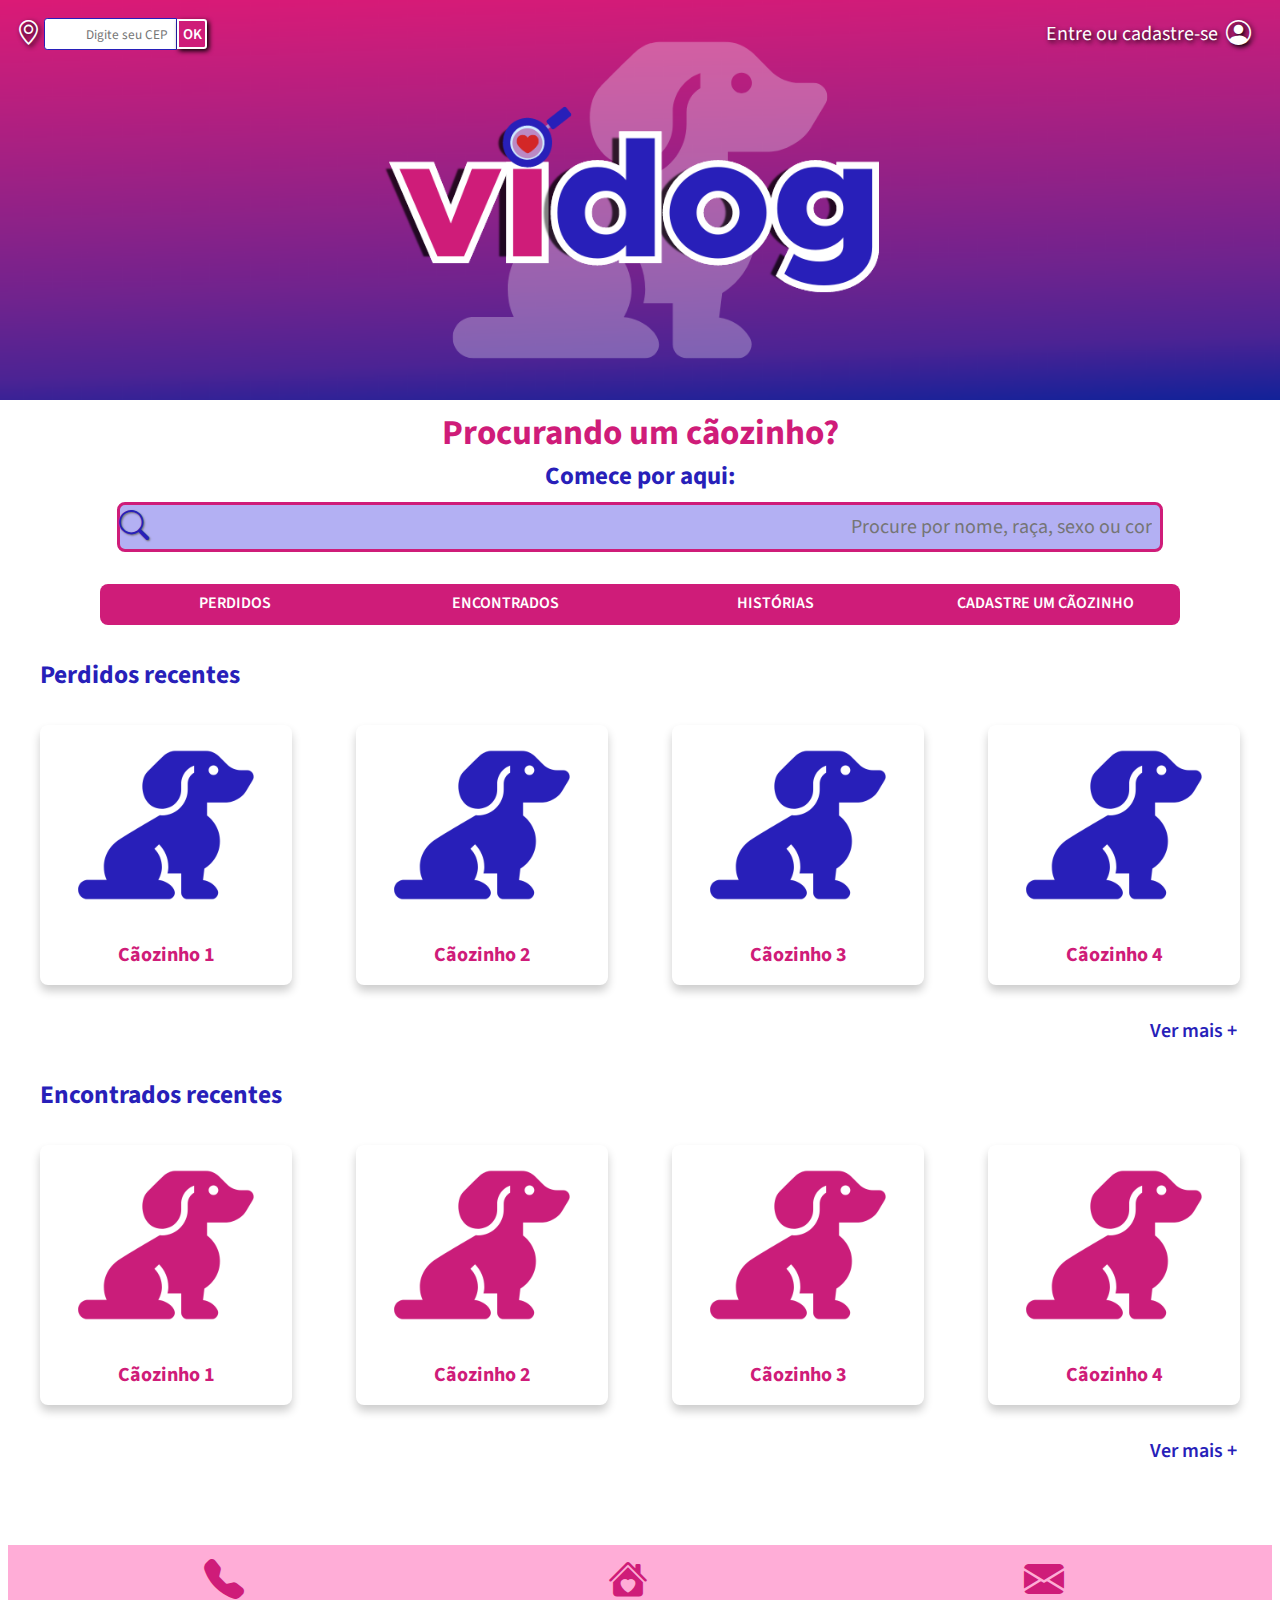
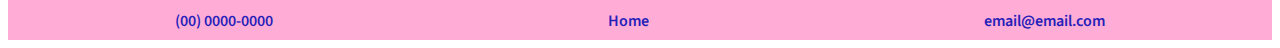
<file: index.html>
<!DOCTYPE html>
<html lang="pt-BR">

<head>
  <meta charset="UTF-8">
  <meta http-equiv="X-UA-Compatible" content="IE=edge">
  <meta name="viewport" content="width=device-width, initial-scale=1.0">
  <link rel="stylesheet" href="https://cdn.jsdelivr.net/npm/bootstrap-icons@1.10.3/font/bootstrap-icons.css">
  <link rel="stylesheet" href="./css/padrao.css">
  <link rel="stylesheet" href="./css/home.css">
  <link rel="stylesheet" href="./css/login.css">
  <link rel="stylesheet" href="./css/historias.css">
  <title>Home</title>
</head>

<body>
  <header class="cabecalho">
    <nav class="menu">
      <ul class="ul-menu">
        <li id="icone-localizacao">
          <i class="bi bi-geo-alt"></i>
          <input id="cep" type="text" placeholder="Digite seu CEP">
          <p class="localizacao"></p>
          <button id="botao-localizacao" onclick="consultaEndereco()">OK</button>
        </li>
        <a href="login.html" id="link-perfil">
          <li id="icone-perfil">
            <p class="login-perfil">Entre ou cadastre-se</p>
            <i class="bi bi-person-circle"></i>
          </li>
        </a>
      </ul>
    </nav>
  </header>

  <main>
    <section id="mensagem-inicial">
      <h2 id="nome-site">Procurando um cãozinho?</h2>
      <h3 id="mensagem">Comece por aqui:</h3>
      <section>

        <section id="input">
          <i class="bi bi-search"></i>
          <input id="input-text" type="text" placeholder="Procure por nome, raça, sexo ou cor">
        </section>

        <section id="categorias">
          <ul id="ul-categoria">
            <a href="perdidos.html" class="categoria">
              <li id="perdidos" class="li-categoria">PERDIDOS</li>
            </a>
            <a href="encontrados.html" class="categoria">
              <li class="li-categoria">ENCONTRADOS</li>
            </a>
            <a href="historias.html" class="categoria">
              <li class="li-categoria">HISTÓRIAS</li>
            </a>
            <a href="./cadastro-animal.html" class="categoria">
              <li id="cadastro-caozinho" class="li-categoria">CADASTRE UM CÃOZINHO</li>
            </a>
          </ul>
        </section>

        <div class="perdidos-encontrados">
          <h2>Perdidos recentes</h2>
        </div>
        <section id="cards-animais">
          <div class="card-animal">
            <img src="./img/doguinho1.png" alt="Imagem exemplo">
            <h3 class="nome-do-animal">Cãozinho 1</h3>
          </div>
          <div class="card-animal">
            <img src="./img/doguinho1.png" alt="Imgaem exemplo">
            <h3 class="nome-do-animal">Cãozinho 2</h3>
          </div>
          <div class="card-animal">
            <img src="./img/doguinho1.png" alt="Imagem exemplo">
            <h3 class="nome-do-animal">Cãozinho 3</h3>
          </div>
          <div class="card-animal">
            <img src="./img/doguinho1.png" alt="Imagem exemplo">
            <h3 class="nome-do-animal">Cãozinho 4</h3>
          </div>
        </section>

        <div id="ver-mais">
          <a href="">
            <p id="">Ver mais +</p>
          </a>
        </div>

        <div class="perdidos-encontrados">
          <h2>Encontrados recentes</h2>
        </div>
        <section id="cards-animais">
          <div class="card-animal">
            <img src="./img/doguinho.png" alt="Imagem exemplo">
            <h3 class="nome-do-animal">Cãozinho 1</h3>
          </div>
          <div class="card-animal">
            <img src="./img/doguinho.png" alt="Imgaem exemplo">
            <h3 class="nome-do-animal">Cãozinho 2</h3>
          </div>
          <div class="card-animal">
            <img src="./img/doguinho.png" alt="Imagem exemplo">
            <h3 class="nome-do-animal">Cãozinho 3</h3>
          </div>
          <div class="card-animal">
            <img src="./img/doguinho.png" alt="Imagem exemplo">
            <h3 class="nome-do-animal">Cãozinho 4</h3>
          </div>
        </section>

        <div id="ver-mais">
          <a href="">
            <p id="">Ver mais +</p>
          </a>
        </div>

        <footer id="footer" class="footer">
          <ul class="footer-card">
            <li class="footer-item">
              <i class="bi bi-telephone-fill"></i>
              <p class="footer-nome-item">(00) 0000-0000</p>
            </li>
            <a href="index.html">
              <li class="footer-item">
                <i class="bi bi-house-heart-fill"></i>
                <p class="footer-nome-item">Home</p>
              </li>
            </a>
            <li class="footer-item">
              <i class="bi bi-envelope-fill"></i>
              <p class="footer-nome-item">email@email.com</p>
            </li>
          </ul>
        </footer>

  </main>

  <script src="./js/home.js"></script>
</body>

</html>
</file>
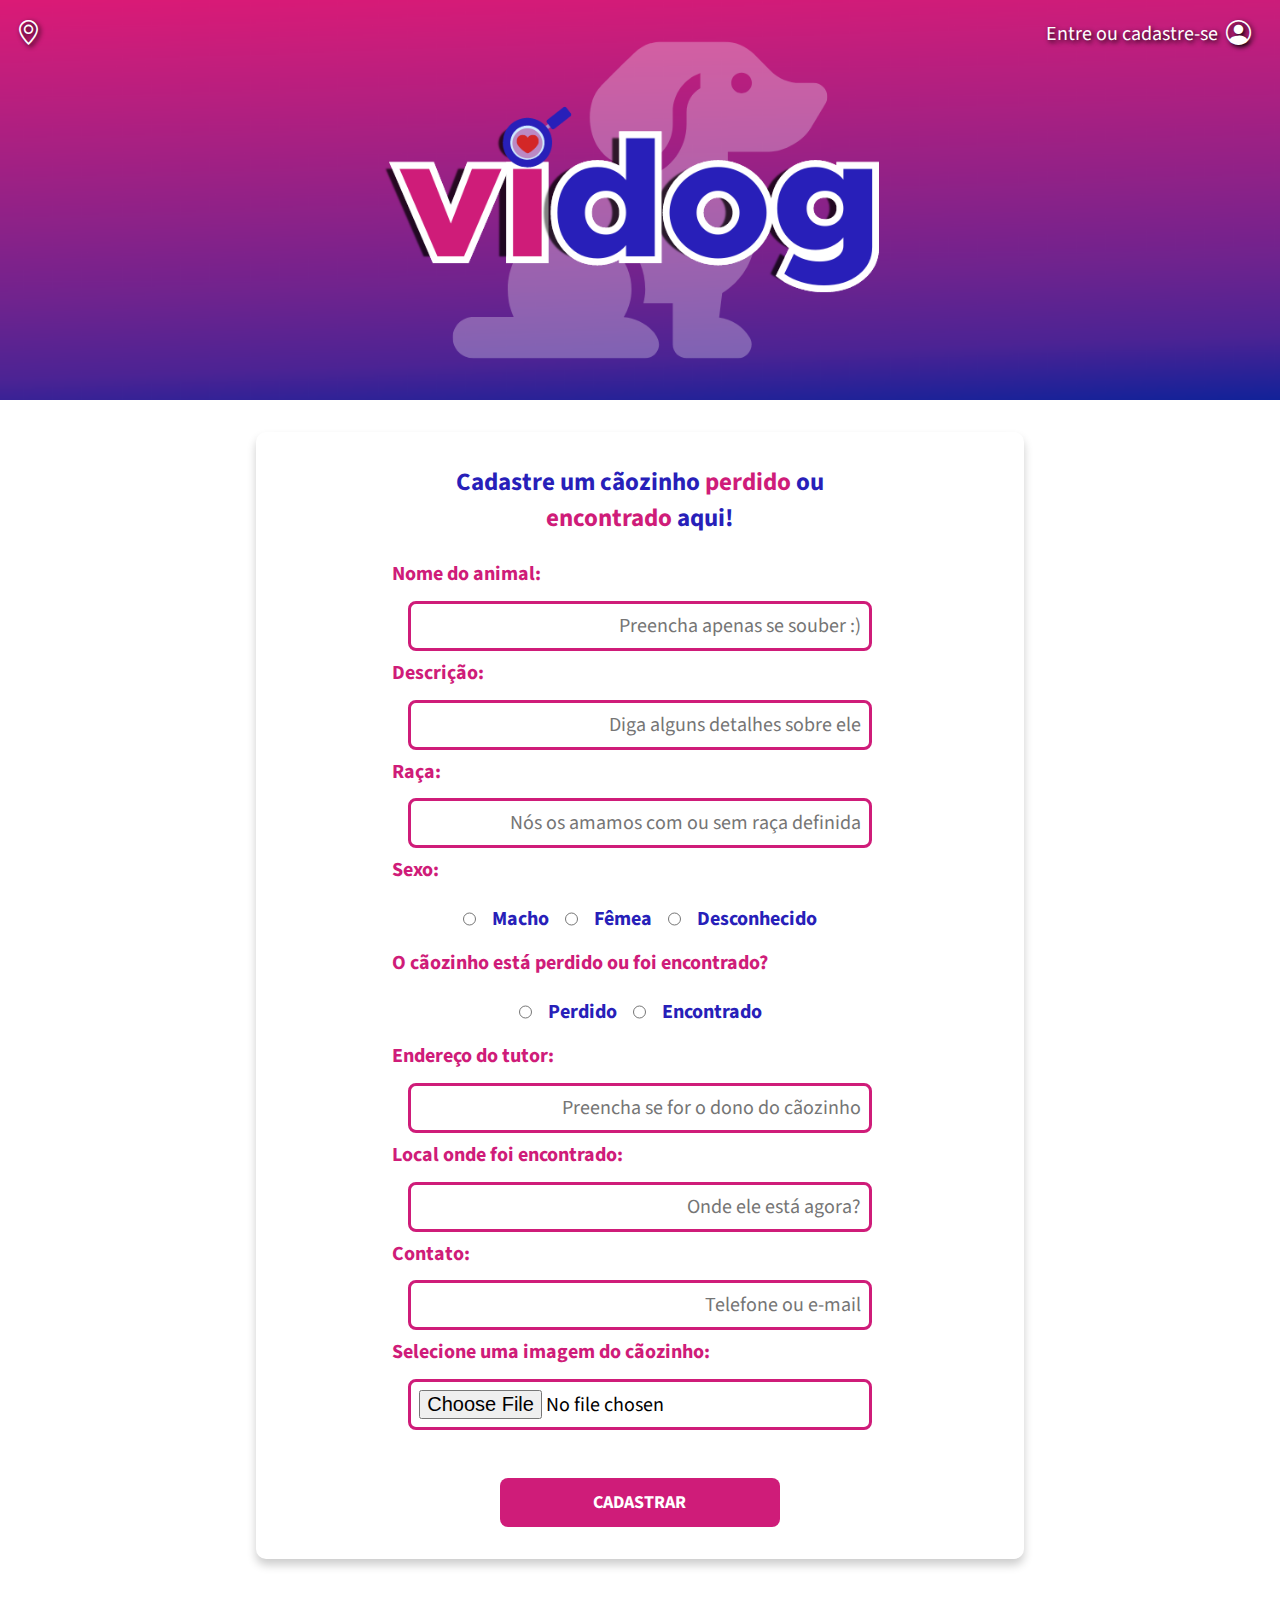
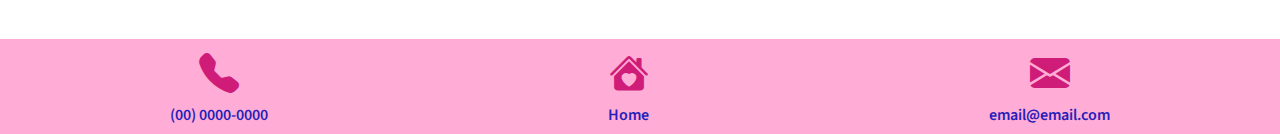
<file: cadastro-animal.html>
<!DOCTYPE html>
<html lang="pt-BR">

<head>
  <meta charset="UTF-8">
  <meta http-equiv="X-UA-Compatible" content="IE=edge">
  <meta name="viewport" content="width=device-width, initial-scale=1.0">
  <link rel="stylesheet" href="https://cdn.jsdelivr.net/npm/bootstrap-icons@1.10.3/font/bootstrap-icons.css">
  <link rel="stylesheet" href="./css/padrao.css">
  <link rel="stylesheet" href="./css/home.css">
  <link rel="stylesheet" href="./css/login.css">
  <link rel="stylesheet" href="./css/cadastro.css">
  <link rel="stylesheet" href="./css/historias.css">
  <title>Cadastre um cãozinho</title>
</head>

<body>
  <header class="cabecalho">
    <nav class="menu">
      <ul class="ul-menu">
        <li id="icone-localizacao">
          <i class="bi bi-geo-alt"></i>
         </li>
        <a href="login.html" id="link-perfil">
          <li id="icone-perfil">
            <p class="login-perfil">Entre ou cadastre-se</p>
            <i class="bi bi-person-circle"></i>
          </li>
        </a>
      </ul>
    </nav>
  </header>

  <section class="secao-login">
    <h1 id="mensagem-login">Cadastre um cãozinho <span>perdido</span> ou <span>encontrado</span> aqui!</h1>

    <form action="">
      <div class="login-senha">
        <label for="" class="login">Nome do animal:</label>
        <input type="text" class="input" placeholder="Preencha apenas se souber :)">

        <label for="" class="login">Descrição:</label>
        <input type="text" class="input" placeholder="Diga alguns detalhes sobre ele">

        <label for="" class="login">Raça:</label>
        <input type="text" class="input" placeholder="Nós os amamos com ou sem raça definida">

        <label for="" class="login">Sexo:</label>
        <div class="radio">
          <input id="macho" type="radio" name="sexo"><label for="macho" id="macho">Macho</label>
          <input id="femea" type="radio" name="sexo"><label for="femea" id="femea">Fêmea</label>
          <input id="desconhecido" type="radio" name="sexo"><label for="desconhecido"
            id="desconhecido">Desconhecido</label>
        </div>

        <label for="" class="login">O cãozinho está perdido ou foi encontrado?</label>
        <div class="radio">
          <input id="perdido" type="radio" name="situacao"><label for="perdido" id="perdido">Perdido</label>
          <input id="encontrado" type="radio" name="situacao"><label for="encontrado" id="encontrado">Encontrado</label>
        </div>

        <label for="" class="login">Endereço do tutor:</label>
        <input type="text" class="input" placeholder="Preencha se for o dono do cãozinho">

        <label for="" class="login">Local onde foi encontrado:</label>
        <input type="text" class="input" placeholder="Onde ele está agora?">

        <label for="" class="login">Contato:</label>
        <input type="text" placeholder="Telefone ou e-mail" class="input">

        <label for="" class="login">Selecione uma imagem do cãozinho:</label>
        <input type="file" class="input">

        <div class="mensagem-cadastro"></div>

        <button class="botao">CADASTRAR</button>
      </div>
    </form>

  </section>

  <footer id="footer" class="footer">
    <ul class="footer-card">
      <li class="footer-item">
        <i class="bi bi-telephone-fill"></i>
        <p class="footer-nome-item">(00) 0000-0000</p>
      </li>
      <a href="index.html">
        <li class="footer-item">
          <i class="bi bi-house-heart-fill"></i>
          <p class="footer-nome-item">Home</p>
        </li>
      </a>
      <li class="footer-item">
        <i class="bi bi-envelope-fill"></i>
        <p class="footer-nome-item">email@email.com</p>
      </li>
    </ul>
  </footer>

  <script src="./js/cadastro.js"></script>
</body>

</html>
</file>
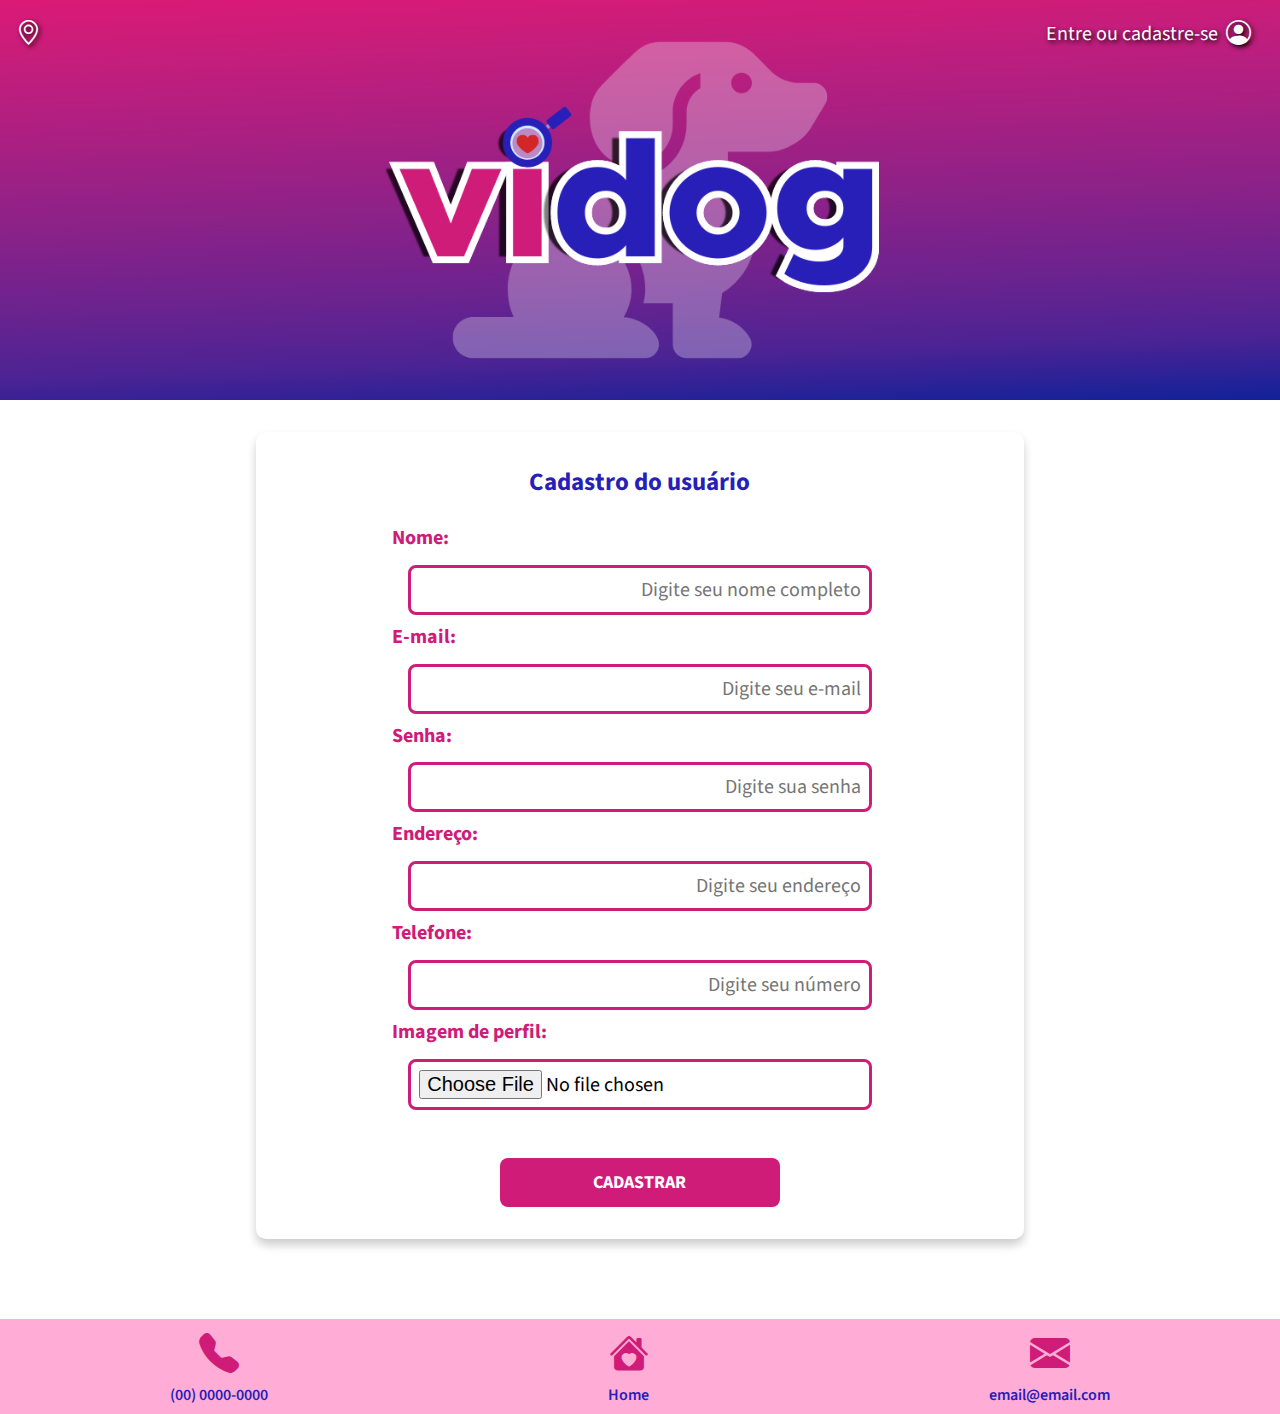
<file: cadastro-usuario.html>
<!DOCTYPE html>
<html lang="pt-BR">

<head>
  <meta charset="UTF-8">
  <meta http-equiv="X-UA-Compatible" content="IE=edge">
  <meta name="viewport" content="width=device-width, initial-scale=1.0">
  <link rel="stylesheet" href="https://cdn.jsdelivr.net/npm/bootstrap-icons@1.10.3/font/bootstrap-icons.css">
  <link rel="stylesheet" href="./css/padrao.css">
  <link rel="stylesheet" href="./css/home.css">
  <link rel="stylesheet" href="./css/login.css">
  <link rel="stylesheet" href="./css/cadastro.css">
  <link rel="stylesheet" href="./css/historias.css">
  <title>Cadastre um cãozinho</title>
</head>

<body>
  <header class="cabecalho">
    <nav class="menu">
      <ul class="ul-menu">
        <li id="icone-localizacao">
          <i class="bi bi-geo-alt"></i>
        </li>
        <a href="login.html" id="link-perfil">
          <li id="icone-perfil">
            <p class="login-perfil">Entre ou cadastre-se</p>
            <i class="bi bi-person-circle"></i>
          </li>
        </a>
      </ul>
    </nav>
  </header>

  <section class="secao-login">
    <h1 id="mensagem-login">Cadastro do usuário</h1>
      <form action="">
        <div class="login-senha">
          <label for="" class="login">Nome:</label>
          <input type="text" class="input" placeholder="Digite seu nome completo">

          <label for="" class="login">E-mail:</label>
          <input type="email" class="input" placeholder="Digite seu e-mail">

          <label for="" class="login">Senha:</label>
          <input type="password" class="input" placeholder="Digite sua senha">

          <label for="" class="login">Endereço:</label>
          <input type="text" class="input" placeholder="Digite seu endereço">

          <label for="" class="login">Telefone:</label>
          <input type="tel" placeholder="Digite seu número" class="input">

          <label for="" class="login">Imagem de perfil:</label>
          <input type="file" class="input">

          <div class="mensagem-cadastro"></div>
    
          <button class="botao">CADASTRAR</button>
        </div>
    </form>

  </section>

  <footer id="footer" class="footer">
    <ul class="footer-card">
      <li class="footer-item">
        <i class="bi bi-telephone-fill"></i>
        <p class="footer-nome-item">(00) 0000-0000</p>
      </li>
      <a href="index.html">
        <li class="footer-item">
          <i class="bi bi-house-heart-fill"></i>
          <p class="footer-nome-item">Home</p>
        </li>
      </a>
      <li class="footer-item">
        <i class="bi bi-envelope-fill"></i>
        <p class="footer-nome-item">email@email.com</p>
      </li>
    </ul>
  </footer>
  
  <script src="./js/cadastro.js"></script>
</body>

</html>
</file>
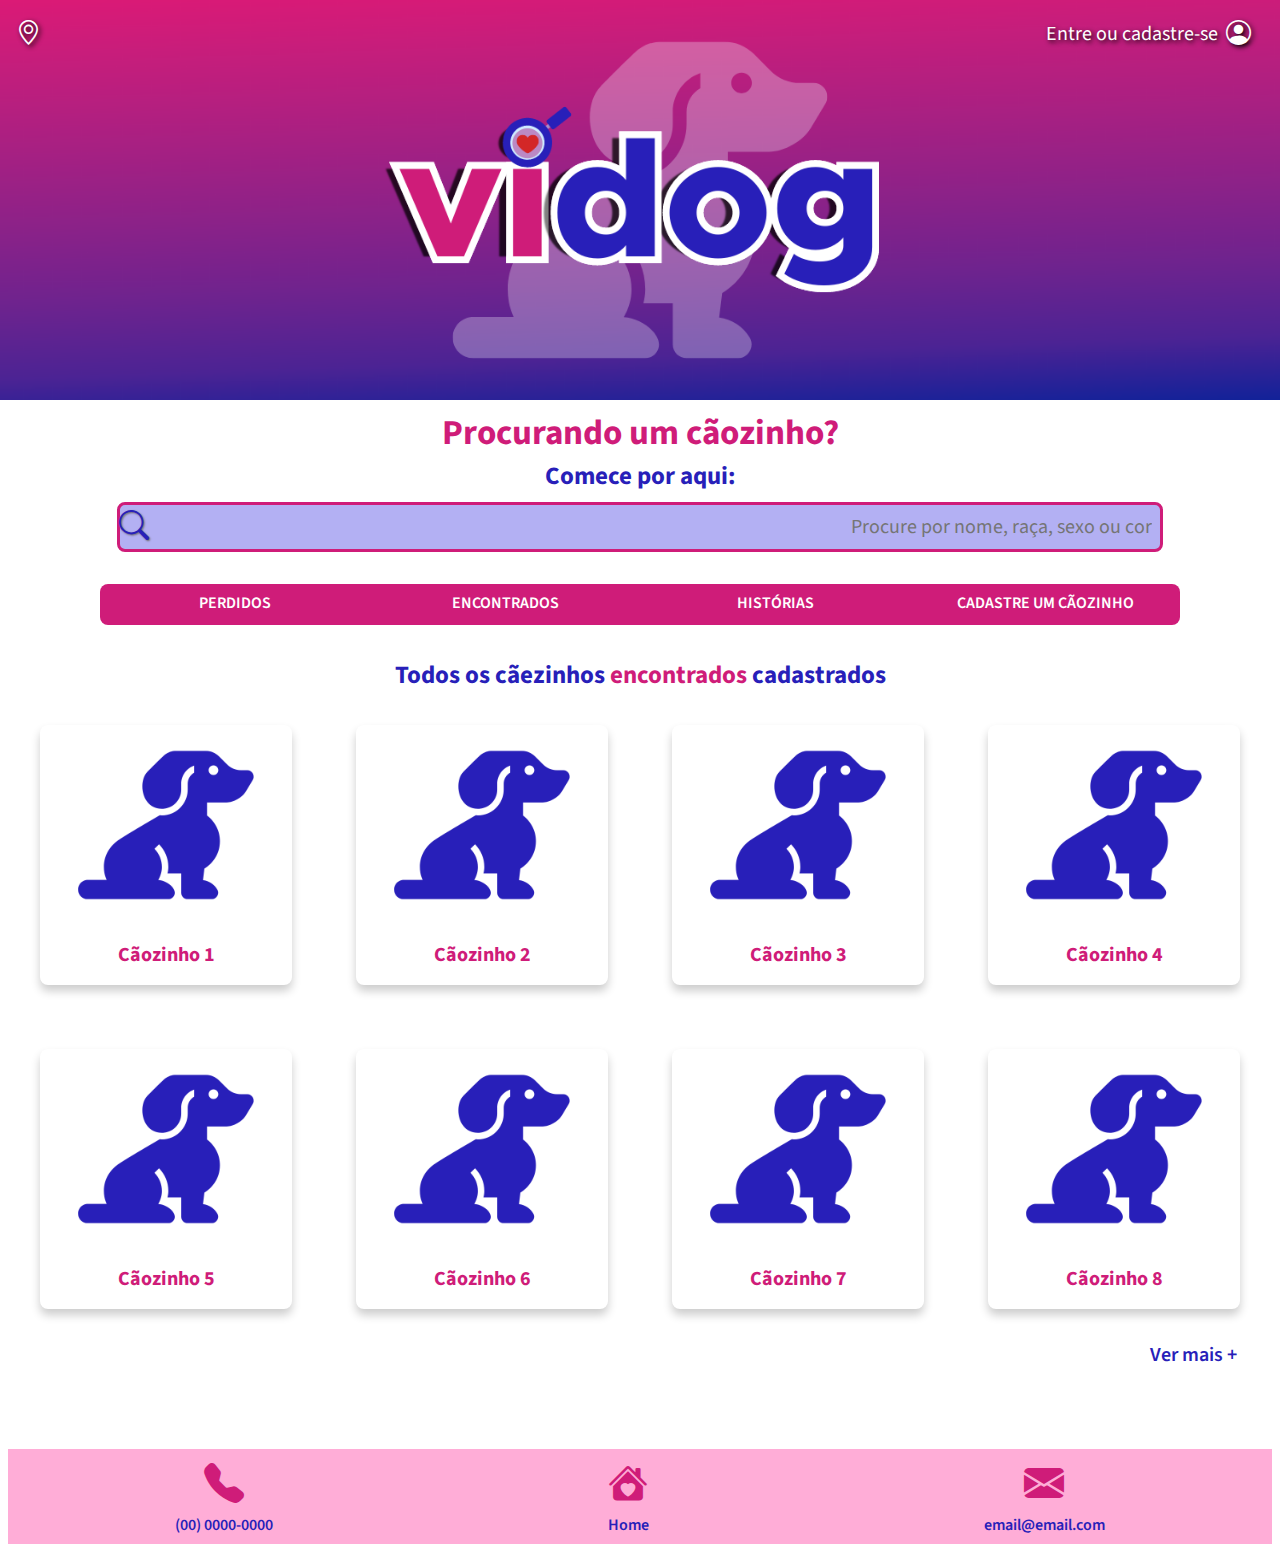
<file: encontrados.html>
<!DOCTYPE html>
<html lang="pt-BR">

<head>
  <meta charset="UTF-8">
  <meta http-equiv="X-UA-Compatible" content="IE=edge">
  <meta name="viewport" content="width=device-width, initial-scale=1.0">
  <link rel="stylesheet" href="https://cdn.jsdelivr.net/npm/bootstrap-icons@1.10.3/font/bootstrap-icons.css">
  <link rel="stylesheet" href="./css/padrao.css">
  <link rel="stylesheet" href="./css/home.css">
  <link rel="stylesheet" href="./css/login.css">
  <link rel="stylesheet" href="./css/historias.css">
  <title>Encontrados</title>
</head>

<header class="cabecalho">
  <nav class="menu">
    <ul class="ul-menu">
      <li id="icone-localizacao">
        <i class="bi bi-geo-alt"></i>
      </li>
      <a href="login.html" id="link-perfil">
        <li id="icone-perfil">
          <p class="login-perfil">Entre ou cadastre-se</p>
          <i class="bi bi-person-circle"></i>
        </li>
      </a>
    </ul>
  </nav>
</header>

  <main>
    <section id="mensagem-inicial">
      <h2 id="nome-site">Procurando um cãozinho?</h2>
      <h3 id="mensagem">Comece por aqui:</h3>
      <section>

        <section id="input">
          <i class="bi bi-search"></i>
          <input id="input-text" type="text" placeholder="Procure por nome, raça, sexo ou cor">
        </section>

        <section id="categorias">
          <ul id="ul-categoria">
            <a href="perdidos.html" class="categoria">
              <li id="perdidos" class="li-categoria">PERDIDOS</li>
            </a>
            <a href="encontrados.html" class="categoria">
              <li class="li-categoria">ENCONTRADOS</li>
            </a>
            <a href="historias.html" class="categoria">
              <li class="li-categoria">HISTÓRIAS</li>
            </a>
            <a href="./cadastro-animal.html" class="categoria">
              <li id="cadastro-caozinho" class="li-categoria">CADASTRE UM CÃOZINHO</li>
            </a>
          </ul>
        </section>


        <div class="">
          <h2 id="todos">Todos os cãezinhos <span>encontrados</span> cadastrados</h2>
        </div>
        <section id="cards-animais">
          <div class="card-animal">
            <img src="./img/doguinho1.png" alt="Imagem exemplo">
            <h3 class="nome-do-animal">Cãozinho 1</h3>
          </div>
          <div class="card-animal">
            <img src="./img/doguinho1.png" alt="Imgaem exemplo">
            <h3 class="nome-do-animal">Cãozinho 2</h3>
          </div>
          <div class="card-animal">
            <img src="./img/doguinho1.png" alt="Imagem exemplo">
            <h3 class="nome-do-animal">Cãozinho 3</h3>
          </div>
          <div class="card-animal">
            <img src="./img/doguinho1.png" alt="Imagem exemplo">
            <h3 class="nome-do-animal">Cãozinho 4</h3>
          </div>
        </section>

        <section id="cards-animais">
          <div class="card-animal">
            <img src="./img/doguinho1.png" alt="Imagem exemplo">
            <h3 class="nome-do-animal">Cãozinho 5</h3>
          </div>
          <div class="card-animal">
            <img src="./img/doguinho1.png" alt="Imgaem exemplo">
            <h3 class="nome-do-animal">Cãozinho 6</h3>
          </div>
          <div class="card-animal">
            <img src="./img/doguinho1.png" alt="Imagem exemplo">
            <h3 class="nome-do-animal">Cãozinho 7</h3>
          </div>
          <div class="card-animal">
            <img src="./img/doguinho1.png" alt="Imagem exemplo">
            <h3 class="nome-do-animal">Cãozinho 8</h3>
          </div>
        </section>

        <div id="ver-mais">
          <a href="">
            <p id="">Ver mais +</p>
          </a>
        </div>

        <footer id="footer" class="footer">
          <ul class="footer-card">
            <li class="footer-item">
              <i class="bi bi-telephone-fill"></i>
              <p class="footer-nome-item">(00) 0000-0000</p>
            </li>
            <a href="index.html">
              <li class="footer-item">
                <i class="bi bi-house-heart-fill"></i>
                <p class="footer-nome-item">Home</p>
              </li>
            </a>
            <li class="footer-item">
              <i class="bi bi-envelope-fill"></i>
              <p class="footer-nome-item">email@email.com</p>
            </li>
          </ul>
        </footer>

  </main>

</body>

</html>
</file>
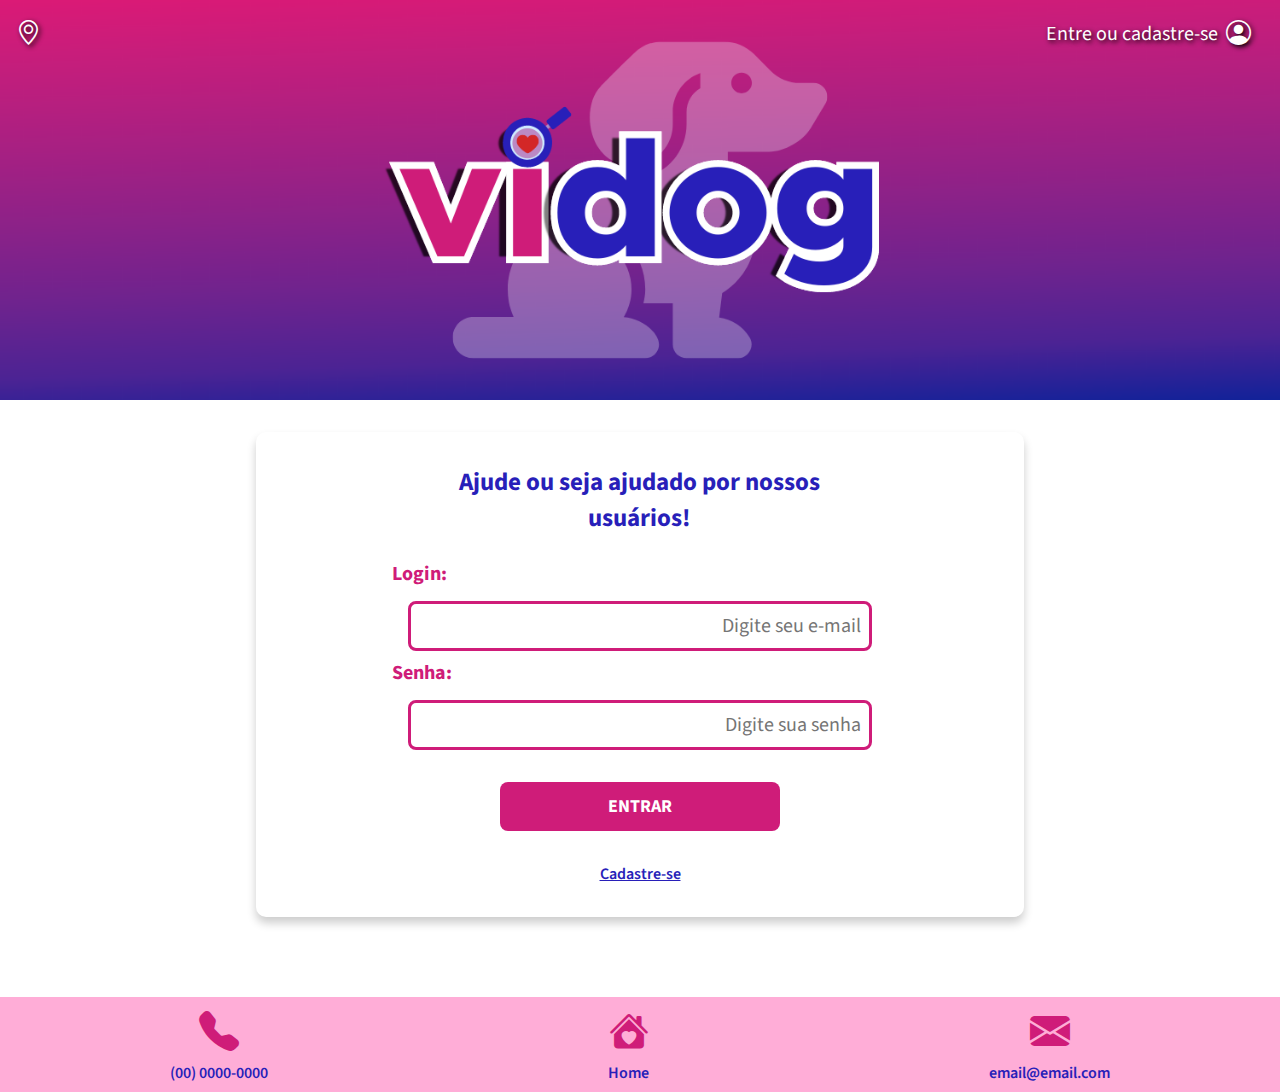
<file: login.html>
<!DOCTYPE html>
<html lang="pt-BR">

<head>
  <meta charset="UTF-8">
  <meta http-equiv="X-UA-Compatible" content="IE=edge">
  <meta name="viewport" content="width=device-width, initial-scale=1.0">
  <link rel="stylesheet" href="https://cdn.jsdelivr.net/npm/bootstrap-icons@1.10.3/font/bootstrap-icons.css">
  <link rel="stylesheet" href="./css/padrao.css">
  <link rel="stylesheet" href="./css/home.css">
  <link rel="stylesheet" href="./css/login.css">
  <link rel="stylesheet" href="./css/historias.css">
  <title>Login</title>
</head>

<body>
  <header class="cabecalho">
    <nav class="menu">
      <ul class="ul-menu">
        <li id="icone-localizacao">
          <i class="bi bi-geo-alt"></i>
        </li>
        <a href="login.html" id="link-perfil">
          <li id="icone-perfil">
            <p class="login-perfil">Entre ou cadastre-se</p>
            <i class="bi bi-person-circle"></i>
          </li>
        </a>
      </ul>
    </nav>
  </header>

  <section class="secao-login">
    <h1 id="mensagem-login">Ajude ou seja ajudado por nossos usuários!</h1>
    <section class="mensagem-cadastro"></section>
    <div class="login-senha">
        <label for="" class="login">Login:</label>
        <input id="user-login" type="email" class="input" placeholder="Digite seu e-mail">

        <label for="" class="login">Senha:</label>
        <input id="user-senha" type="password" class="input" placeholder="Digite sua senha">

        <button class="botao">ENTRAR</button>
        <a href="cadastro-usuario.html" id="cadastro-usuario"><p>Cadastre-se</p></a>
    </div>
</section>

<footer id="footer" class="footer">
  <ul class="footer-card">
    <li class="footer-item">
      <i class="bi bi-telephone-fill"></i>
      <p class="footer-nome-item">(00) 0000-0000</p>
    </li>
    <a href="index.html">
      <li class="footer-item">
        <i class="bi bi-house-heart-fill"></i>
        <p class="footer-nome-item">Home</p>
      </li>
    </a>
    <li class="footer-item">
      <i class="bi bi-envelope-fill"></i>
      <p class="footer-nome-item">email@email.com</p>
    </li>
  </ul>
</footer>

<script src="./js/login.js"></script>
</body>

</html>
</file>
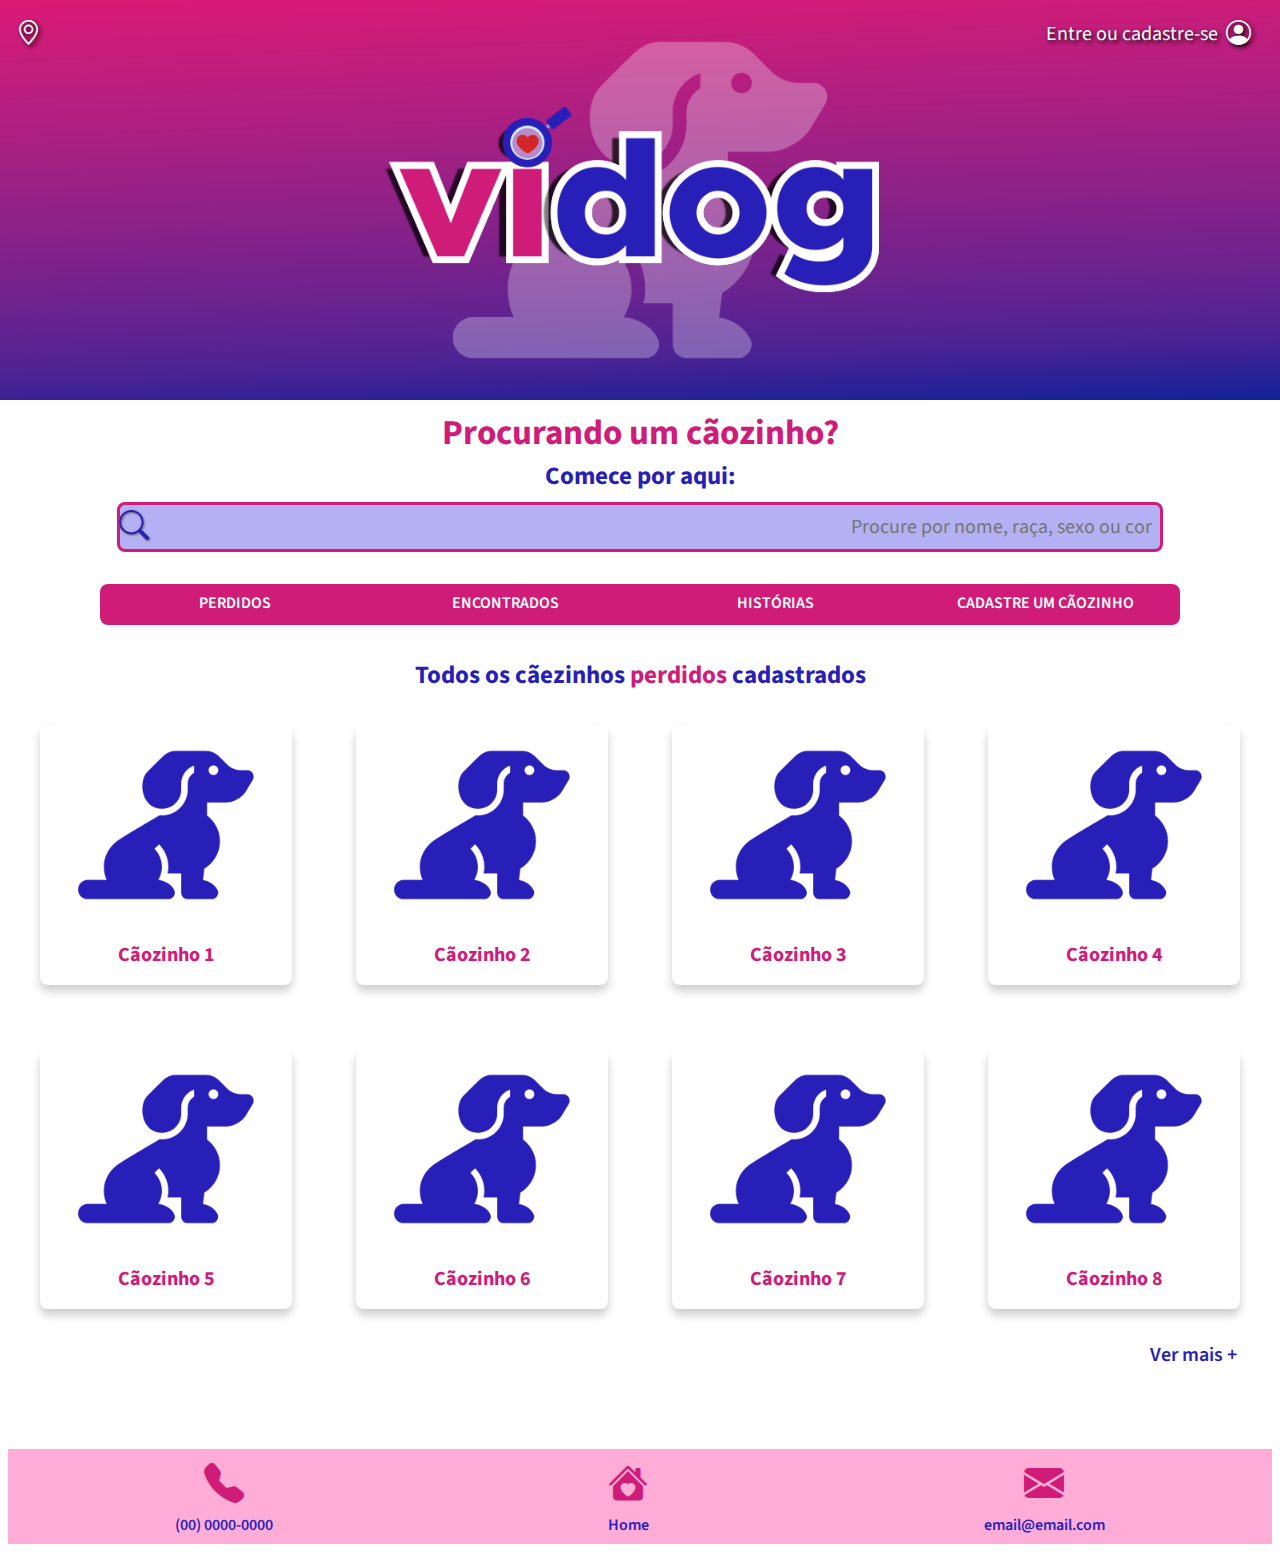
<file: perdidos.html>
<!DOCTYPE html>
<html lang="pt-BR">

<head>
    <meta charset="UTF-8">
    <meta http-equiv="X-UA-Compatible" content="IE=edge">
    <meta name="viewport" content="width=device-width, initial-scale=1.0">
    <link rel="stylesheet" href="https://cdn.jsdelivr.net/npm/bootstrap-icons@1.10.3/font/bootstrap-icons.css">
    <link rel="stylesheet" href="./css/padrao.css">
    <link rel="stylesheet" href="./css/home.css">
    <link rel="stylesheet" href="./css/login.css">
    <link rel="stylesheet" href="./css/historias.css">
    <title>Perdidos</title>
</head>

<body>
    <header class="cabecalho">
        <nav class="menu">
          <ul class="ul-menu">
            <li id="icone-localizacao">
              <i class="bi bi-geo-alt"></i>
            </li>
            <a href="login.html" id="link-perfil">
              <li id="icone-perfil">
                <p class="login-perfil">Entre ou cadastre-se</p>
                <i class="bi bi-person-circle"></i>
              </li>
            </a>
          </ul>
        </nav>
      </header>

    <main>
        <section id="mensagem-inicial">
            <h2 id="nome-site">Procurando um cãozinho?</h2>
            <h3 id="mensagem">Comece por aqui:</h3>
            <section>

                <section id="input">
                    <i class="bi bi-search"></i>
                    <input id="input-text" type="text" placeholder="Procure por nome, raça, sexo ou cor">
                </section>

                <section id="categorias">
                  <ul id="ul-categoria">
                    <a href="perdidos.html" class="categoria">
                      <li id="perdidos" class="li-categoria">PERDIDOS</li>
                    </a>
                    <a href="encontrados.html" class="categoria">
                      <li class="li-categoria">ENCONTRADOS</li>
                    </a>
                    <a href="historias.html" class="categoria">
                      <li class="li-categoria">HISTÓRIAS</li>
                    </a>
                    <a href="./cadastro-animal.html" class="categoria">
                      <li id="cadastro-caozinho" class="li-categoria">CADASTRE UM CÃOZINHO</li>
                    </a>
                  </ul>
                </section>

                <div class="">
                    <h2 id="todos">Todos os cãezinhos <span>perdidos</span> cadastrados</h2>
                </div>
                <section id="cards-animais">
                    <div class="card-animal">
                        <img src="./img/doguinho1.png" alt="Imagem exemplo">
                        <h3 class="nome-do-animal">Cãozinho 1</h3>
                    </div>
                    <div class="card-animal">
                        <img src="./img/doguinho1.png" alt="Imgaem exemplo">
                        <h3 class="nome-do-animal">Cãozinho 2</h3>
                    </div>
                    <div class="card-animal">
                        <img src="./img/doguinho1.png" alt="Imagem exemplo">
                        <h3 class="nome-do-animal">Cãozinho 3</h3>
                    </div>
                    <div class="card-animal">
                        <img src="./img/doguinho1.png" alt="Imagem exemplo">
                        <h3 class="nome-do-animal">Cãozinho 4</h3>
                    </div>
                </section>

                <section id="cards-animais">
                    <div class="card-animal">
                        <img src="./img/doguinho1.png" alt="Imagem exemplo">
                        <h3 class="nome-do-animal">Cãozinho 5</h3>
                    </div>
                    <div class="card-animal">
                        <img src="./img/doguinho1.png" alt="Imgaem exemplo">
                        <h3 class="nome-do-animal">Cãozinho 6</h3>
                    </div>
                    <div class="card-animal">
                        <img src="./img/doguinho1.png" alt="Imagem exemplo">
                        <h3 class="nome-do-animal">Cãozinho 7</h3>
                    </div>
                    <div class="card-animal">
                        <img src="./img/doguinho1.png" alt="Imagem exemplo">
                        <h3 class="nome-do-animal">Cãozinho 8</h3>
                    </div>
                </section>

                <div id="ver-mais">
                    <a href="">
                      <p id="">Ver mais +</p>
                    </a>
                  </div>

                <footer id="footer" class="footer">
                    <ul class="footer-card">
                        <li class="footer-item">
                            <i class="bi bi-telephone-fill"></i>
                            <p class="footer-nome-item">(00) 0000-0000</p>
                        </li>
                        <a href="index.html">
                            <li class="footer-item">
                                <i class="bi bi-house-heart-fill"></i>
                                <p class="footer-nome-item">Home</p>
                            </li>
                        </a>
                        <li class="footer-item">
                            <i class="bi bi-envelope-fill"></i>
                            <p class="footer-nome-item">email@email.com</p>
                        </li>
                    </ul>
                </footer>

    </main>

</body>

</html>
</file>
<file: css/padrao.css>
@import url('https://fonts.googleapis.com/css2?family=Source+Sans+Pro:ital,wght@0,200;0,300;0,400;0,600;0,700;0,900;1,200;1,300;1,400;1,600;1,700;1,900&display=swap');

* {
    font-family: 'Source Sans Pro', 'Lucida Sans', 'Lucida Sans Regular', 'Lucida Grande', 'Lucida Sans Unicode', Geneva, Verdana, sans-serif;
    padding: 0;
    margin: 0;
}

body {
    min-height: 100vh;
}

:root {
    --background-clean: #ffadd7;
    --cor-da-empresa: #CF1C79;
    --cor-secundaria: #281FB9;
}

/* Estilização do HEADER */
.cabecalho {
    background-size: cover;
    background-repeat: no-repeat;
    background-position: center center;
    background-image: url('../img/cabecalho.png');
    width: 100%;
    height: 400px;
}

.menu .ul-menu {
    display: flex;
    justify-content: space-between;
    align-items: center;
    margin: auto;
}

.ul-menu li {
    display: flex;
    list-style: none;
    padding: 1rem;
    color: white;
}

ul li#icone-perfil {
    display: flex;
    padding-right: 0;
    padding-left: 1rem;
    margin-right: .8rem;
    align-items: center;
}

.bi-person-circle {
    padding-right: 1rem;
    font-size: 25px;
    color: white;
    text-shadow: 2px 2px 5px black;
}

.login-perfil {
    font-size: 20px;
    text-shadow: 2px 2px 5px black;
    padding-right: .5rem;
}

a#link-perfil {
    text-decoration: none;
}
  
ul li#icone-localizacao {
    display: flex;
    padding-left: 1rem;
    align-items: center;
}

.bi-geo-alt {
    font-size: 25px;
    color: white;
    text-shadow: 2px 2px 5px black;
    padding-right: .2rem;
}

#cep {
    display: flex;
    border-top-left-radius: .2rem;
    border-bottom-left-radius: .2rem;
    border: 1px solid var(--cor-secundaria);
    height: 30px;
    padding-right: .5rem;
    padding-left: .5rem;
    align-items: center;
    justify-content: center;
    width: 115px;
}

#botao-localizacao {
    display: flex;
    background-color: var(--cor-da-empresa);
    box-shadow: 2px 2px 5px black;
    border-color: white;
    border-top-right-radius: .2rem;
    border-bottom-right-radius: .2rem  ;
    border: 2px solid white;
    display: inline-block;
    cursor: pointer;
    color: white;
    font-size: 15px;
    font-weight: 600;
    width: 30px;
    height: 30px;
    text-decoration: none;
}

.localizacao {
    font-size: 20px;
    text-shadow: 2px 2px 5px black;
}

/* Estilização do FOOTER */

.footer {
    background-color: var(--background-clean);
    margin-top: 5rem;
}

.footer-card {
    display: flex;
    justify-content: space-around;
    align-items: baseline;
}

.footer-card a {
    text-decoration: none;
    text-align: center;
}

.footer-card li {
    list-style: none;
}

.footer-item {
    margin: .5rem;
    text-align: center;
}

i.bi-house-heart-fill {
    font-size: 40px;
    color: var(--cor-da-empresa);
}

i.bi-telephone-fill {
    font-size: 40px;
    color: var(--cor-da-empresa);
}

i.bi-envelope-fill {
    font-size: 40px;
    color: var(--cor-da-empresa);
}

.footer-nome-item {
    color: var(--cor-secundaria);
    font-weight: 600;
}

/* Utilizando media queries para tornar a página acessível à telas menores */

@media screen and (max-width: 480px) {
    body {
        width: 100%;
    }

    header {
        display: flex;
    }

    .cabecalho {
        height: 300px;
      }

    i.bi-geo-alt,
    .localizacao,
    #cep,
    #botao-localizacao {
        display: none;
    }

    i.bi-person-circle {
        font-size: 40px;
        
    }

    .login-perfil {
        display: none;
    }

    .ul-menu {
        flex-direction: column;
        align-items: flex-start;
    }

    .ul-menu li {
        padding: .2rem;
    }

    input::placeholder {
        font-size: small;
    }

    ul.footer-card {
        flex-wrap: wrap;
        margin: auto;
        justify-content: center;
    }

    .footer-card a {
        width: 100%;
    }
}
</file>
<file: css/home.css>
/* Estilização da seção MENSAGEM INICIAL */
section#mensagem-inicial {
    padding: .5rem;
}

#nome-site {
    text-align: center;
    font-style: bold;
    font-size: 35px;
    padding: 0;
    color: var(--cor-da-empresa)
}

#mensagem {
    text-align: center;
    color: var(--cor-secundaria);
    font-size: 25px;
}

/* Estilização da seção INPUT */
section#input {
    display: flex;
    padding-top: .5rem;
    width: 90%;
    margin: auto;
    align-items: center;
    position: relative;
}

i.bi-search {
    position: absolute;
    color: var(--cor-secundaria);
    padding: 3rem;
    font-size: 30px;
    font-weight: 700;
    text-shadow: 1px 1px 2px rgb(105, 100, 100);
    cursor: pointer;
}

#input-text {
    width: 90%;
    margin: auto;
    font-size: 20px;
    padding: .5rem .5rem .5rem;
    padding-left: .5rem;
    border: 1mm solid var(--cor-da-empresa);
    border-radius: .5rem;
    text-align: right;
    background-color: #b3b0f3;
}

input:focus {
    outline: none;
    box-shadow: 0 0 5px var(--cor-da-empresa);
    caret-color: var(--cor-da-empresa);
}

/* Estilização da seção CATEGORIAS */
section#categorias {
    display: flex;
    justify-content: center;
    max-width: 80%;
    margin: auto;
    padding: 2rem;
    ;
}

#ul-categoria {
    display: flex;
    justify-content: center;
    align-items: center;
}

li.li-categoria {
    margin: 0;
}

.categoria {
    margin: 0rem;
    text-decoration: none;
    text-align: center;
}

.li-categoria {
    background-color: var(--cor-da-empresa);
    width: 238px;
    height: 25px;
    color: white;
    list-style: none;
    padding: .5rem 1rem;
    font-weight: 600;
    text-align: center;
    transition: all 0.5s ease-in-out;
    transition: box-shadow 0.2s ease-in-out;
}

#perdidos {
    border-top-left-radius: .5rem;
    border-bottom-left-radius: .5rem;
}

#cadastro-caozinho {
    border-top-right-radius: .5rem;
    border-bottom-right-radius: .5rem;
}

.li-categoria:hover {
    background-color: var(--cor-secundaria);
    color: white;
}

/* Estilização da seção ANIMAIS */
section#cards-animais {
    display: flex;
}

div.perdidos-encontrados {
    display: flex;
    flex-wrap: wrap;
    color: var(--cor-secundaria);
    font-size: 17px;
    padding-left: 2rem;
}

h2#todos {
    text-align: center;
    color: var(--cor-secundaria);
    font-size: 25px;
}

.card-animal {
    display: flex;
    flex-direction: column;
    margin: 2rem;
    border-radius: .5rem;
    box-shadow: 0 6px 10px 0 rgba(0, 0, 0, 0.2);
    width: 25%;
    background-color: white;
}

.card-animal:hover {
    cursor: pointer;
    border: 1mm solid var(--cor-da-empresa);
}

.card-animal img {
    display: block;
    width: 100%;
    max-width: 200px;
    margin: 0 auto;
    object-fit: cover;
    text-align: center;
    align-items: center;
}

h3.nome-do-animal {
    display: flex;
    justify-content: center;
    margin: 1rem 0;
    font-size: 20px;
    color: var(--cor-da-empresa);
    margin-bottom: 1rem;
    margin-top: 1rem;
}

/* Estilização do VER MAIS */
div#ver-mais {
    display: flex;
    justify-content: flex-end;
    font-size: 20px;
    margin-right: 2rem;
    margin-bottom: 2rem;
}

div#ver-mais a {
    color: var(--cor-secundaria);
    text-decoration: none;
    font-weight: 600;
    margin-right: .2rem;
}

/* Utilizando media queries para tornar a página acessível à telas menores */

@media screen and (max-width: 480px) {
    #nome-site {
        font-size: 25px;
    }

    section#input {
        width: 100%;
    }

    i.bi-search {
        font-size: 25px;
        padding: .5rem;
    }

    #input-text {
        font-size: 16px;
        width: 100%;
    }

    #ul-categoria {
        flex-wrap: wrap;
        margin: auto;
        justify-content: center;
    }

    #perdidos,
    #cadastro-caozinho {
        border-radius: 0%;
    }

    #cards-animais {
        flex-wrap: wrap;
    }

    div.card-animal {
        width: 100%;
    }
}
</file>
<file: css/login.css>
/* Estilização da seção LOGIN */
.secao-login {
  width: 60%;
  padding-top: 2rem;
  margin: 2rem auto;
  border-radius: 10px;
  box-shadow: 0 6px 10px 0 rgba(0, 0, 0, 0.2);
}

#mensagem-login {
  text-align: center;
  font-style: bold;
  font-size: 25px;
  margin-bottom: .5rem;
  color: var(--cor-secundaria);
  width: 60%;
  margin: auto;
}

span {
  color: var(--cor-da-empresa);
}

.login-senha {
  display: flex;
  flex-direction: column;
  margin: 1rem;
}

.login {
  display: flex;
  margin-left: 7.5rem;
  font-size: 20px;
  padding: .5rem 0 .8rem 0;
  color: var(--cor-da-empresa);
  font-weight: 700;
}

.input {
  padding: .5rem;
  margin: auto;
  font-size: 20px;
  width: 60%;
  border: 1mm solid var(--cor-da-empresa);
  border-radius: .5rem;
  text-align: left;
}

input:focus {
  outline: none;
  box-shadow: 0 0 5px var(--cor-da-empresa);
  caret-color: var(--cor-da-empresa);
}

::-webkit-input-placeholder {
  padding-left: .5rem;
  text-align: right;
}

.radio {
  display: flex;
  justify-content: center;
}

#macho,
#femea,
#desconhecido,
#perdido,
#encontrado {
  font-size: 20px;
  font-weight: 700;
  color: var(--cor-secundaria);
  margin: .5rem;
}

.botao {
  background-color: var(--cor-da-empresa);
  border: 0;
  border-radius: .5rem;
  cursor: pointer;
  color: white;
  font-size: 18px;
  font-weight: 700;
  padding: 12px 24px 12px 24px;
  text-decoration: none;
  margin: auto;
  margin-top: 2rem;
  margin-bottom: 2rem;
  position: relative;
  width: 38%;
  justify-content: center;
}

.botao:hover {
  background-color: var(--cor-secundaria);
  color: white;
}

.botao:active {
  position: relative;
  top: 1px;
}

#cadastro-usuario {
  color: var(--cor-secundaria);
  font-weight: 600;
  text-align: center;
  margin-bottom: 2rem;
}

  /* Estilização da inserção feita no HTML usando JS */

  .card-cadastro {
    display: flex;
    justify-content: center;
    position: relative;
    margin: auto;
    margin-top: 1rem;
    width: 50%;
    background-color: var(--background-clean);
    z-index: 999;
    font-size: 18px;
    border-radius: .2rem;
    border: 1px solid var(--cor-secundaria);
  }

/* Media queries */
@media screen and (max-width: 480px) {
  #nome-da-empresa {
    font-size: 30px;
  }

  .login {
    margin: auto;
    text-align: center;
  }

  .botao {
    display: flex;
    justify-content: center;
    text-align: center;
    width: 70%;
  }

  .input {
    width: 80%;
    font-size: 18px;
  }

  .radio {
    display: flex;
    flex-direction: column;
    text-align: center;
  }
}
</file>
<file: css/historias.css>
/* Estilização da seção HISTÓRIAS */

section#cards-historias {
    display: flex;
}

h2#todos {
    text-align: center;
    color: var(--cor-secundaria);
    font-size: 25px;
}

.card-historia {
    display: flex;
    margin: 2rem auto;
    border-radius: .5rem;
    box-shadow: 0 6px 10px 0 rgba(0, 0, 0, 0.2);
    width: 45%;
    background-color: white;
}

.card-historia img {
    display: block;
    width: 35%;
    max-width: 250px;
    margin: 1rem;
    object-fit: cover;
    text-align: center;
    align-items: center;
}

h3.historias {
    display: flex;
    justify-content: center;
    font-size: 20px;
    color: var(--cor-da-empresa);
    margin: 1rem;
}

i.bi-heart-fill {
    font-size: 28px;
    color: #b9b6ee;
    padding: .5rem;
    margin: .5rem;
}

  /* JS */

  i.coracao {
    color: var(--cor-da-empresa);
  }

/* Media queries */

@media screen and (max-width: 480px) {
    #cards-historias {
        flex-wrap: wrap;
        align-items: center;
        margin: 1rem;
    }

    div.card-historia {
        flex-direction: column;
        justify-content: center;
        align-items: center;
        margin-bottom: 1rem;
        width: 100%;
    }
}
</file>
<file: css/cadastro.css>
/* Estilização da inserção feita no HTML usando JS */

.mensagem-cadastro {
  display: flex;
  justify-content: center;
  position: relative;
  margin: auto;
  margin-top: 1rem;
  width: 50%;
  background-color: var(--background-clean);
  font-size: 18px;
  border-radius: .2rem;
  border: 1px solid var(--cor-secundaria);
}

.mensagem-cadastro:empty {
  border: none;
}
</file>
